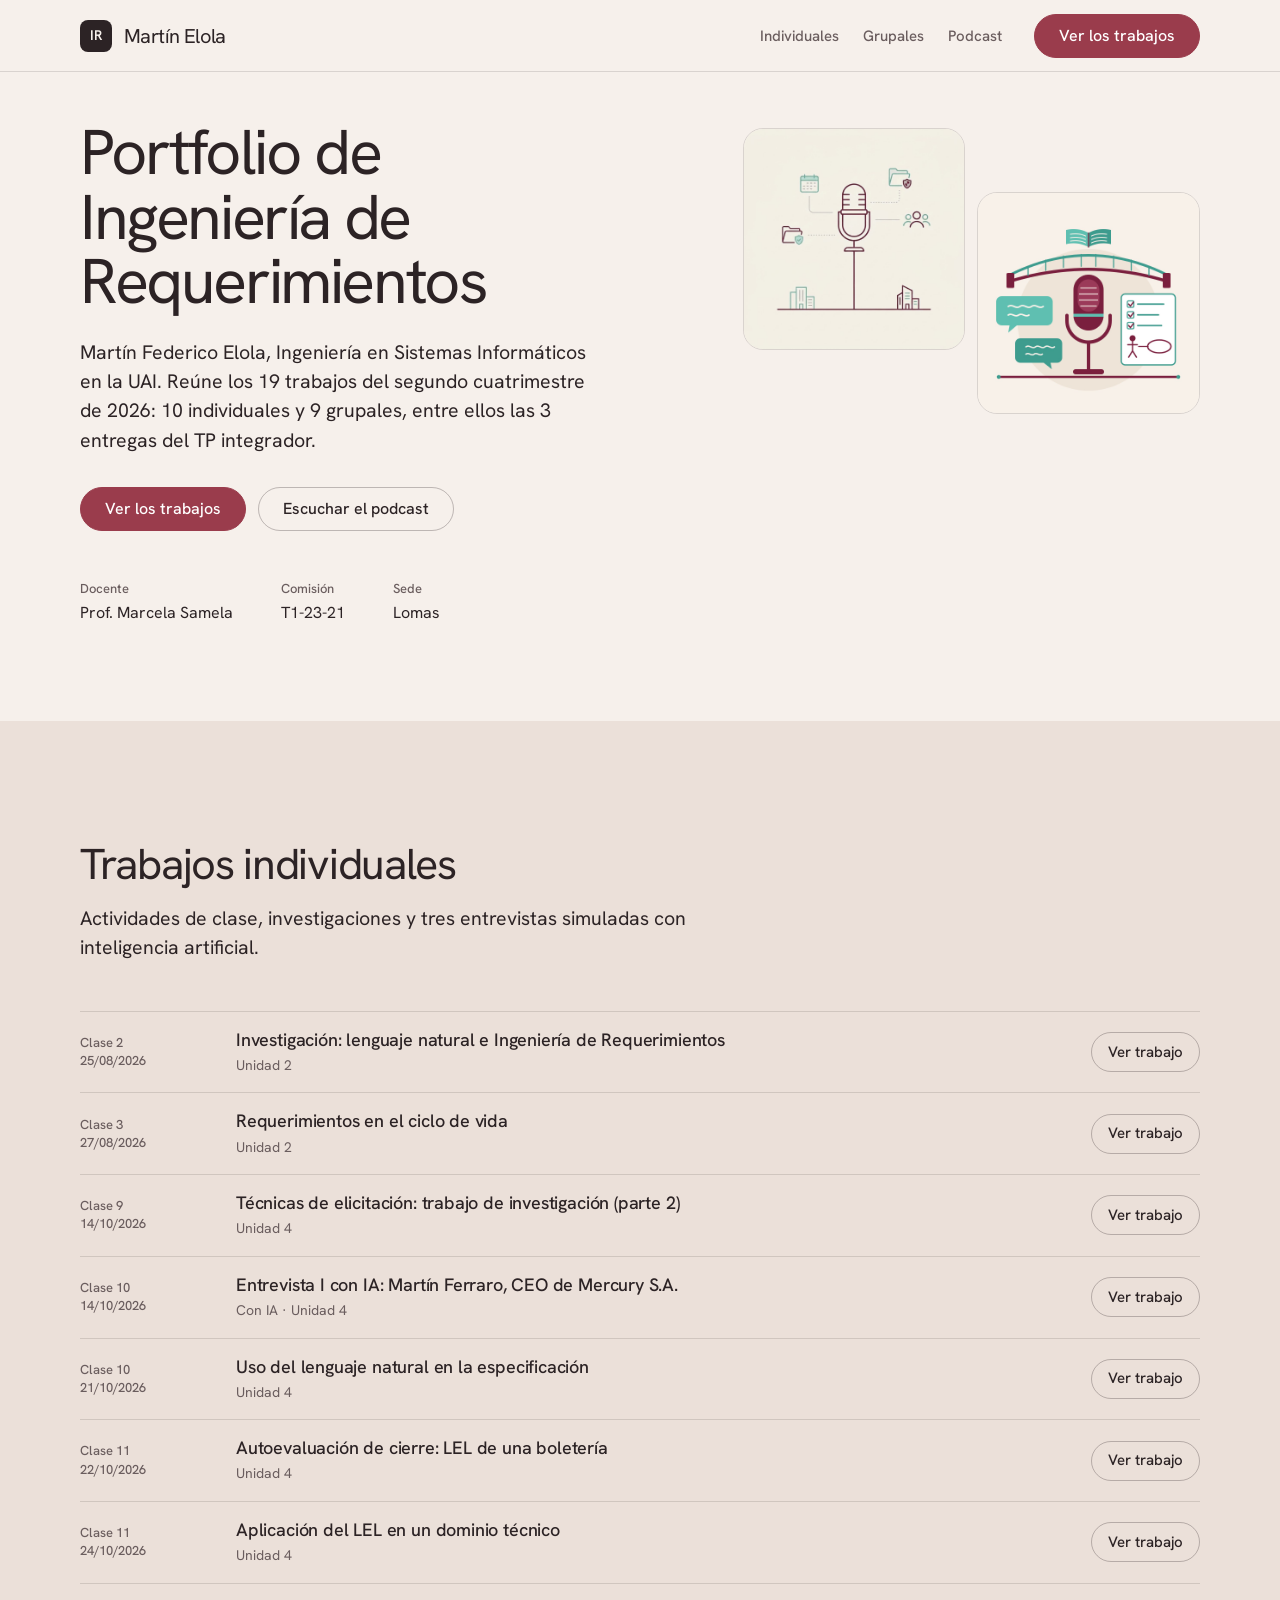
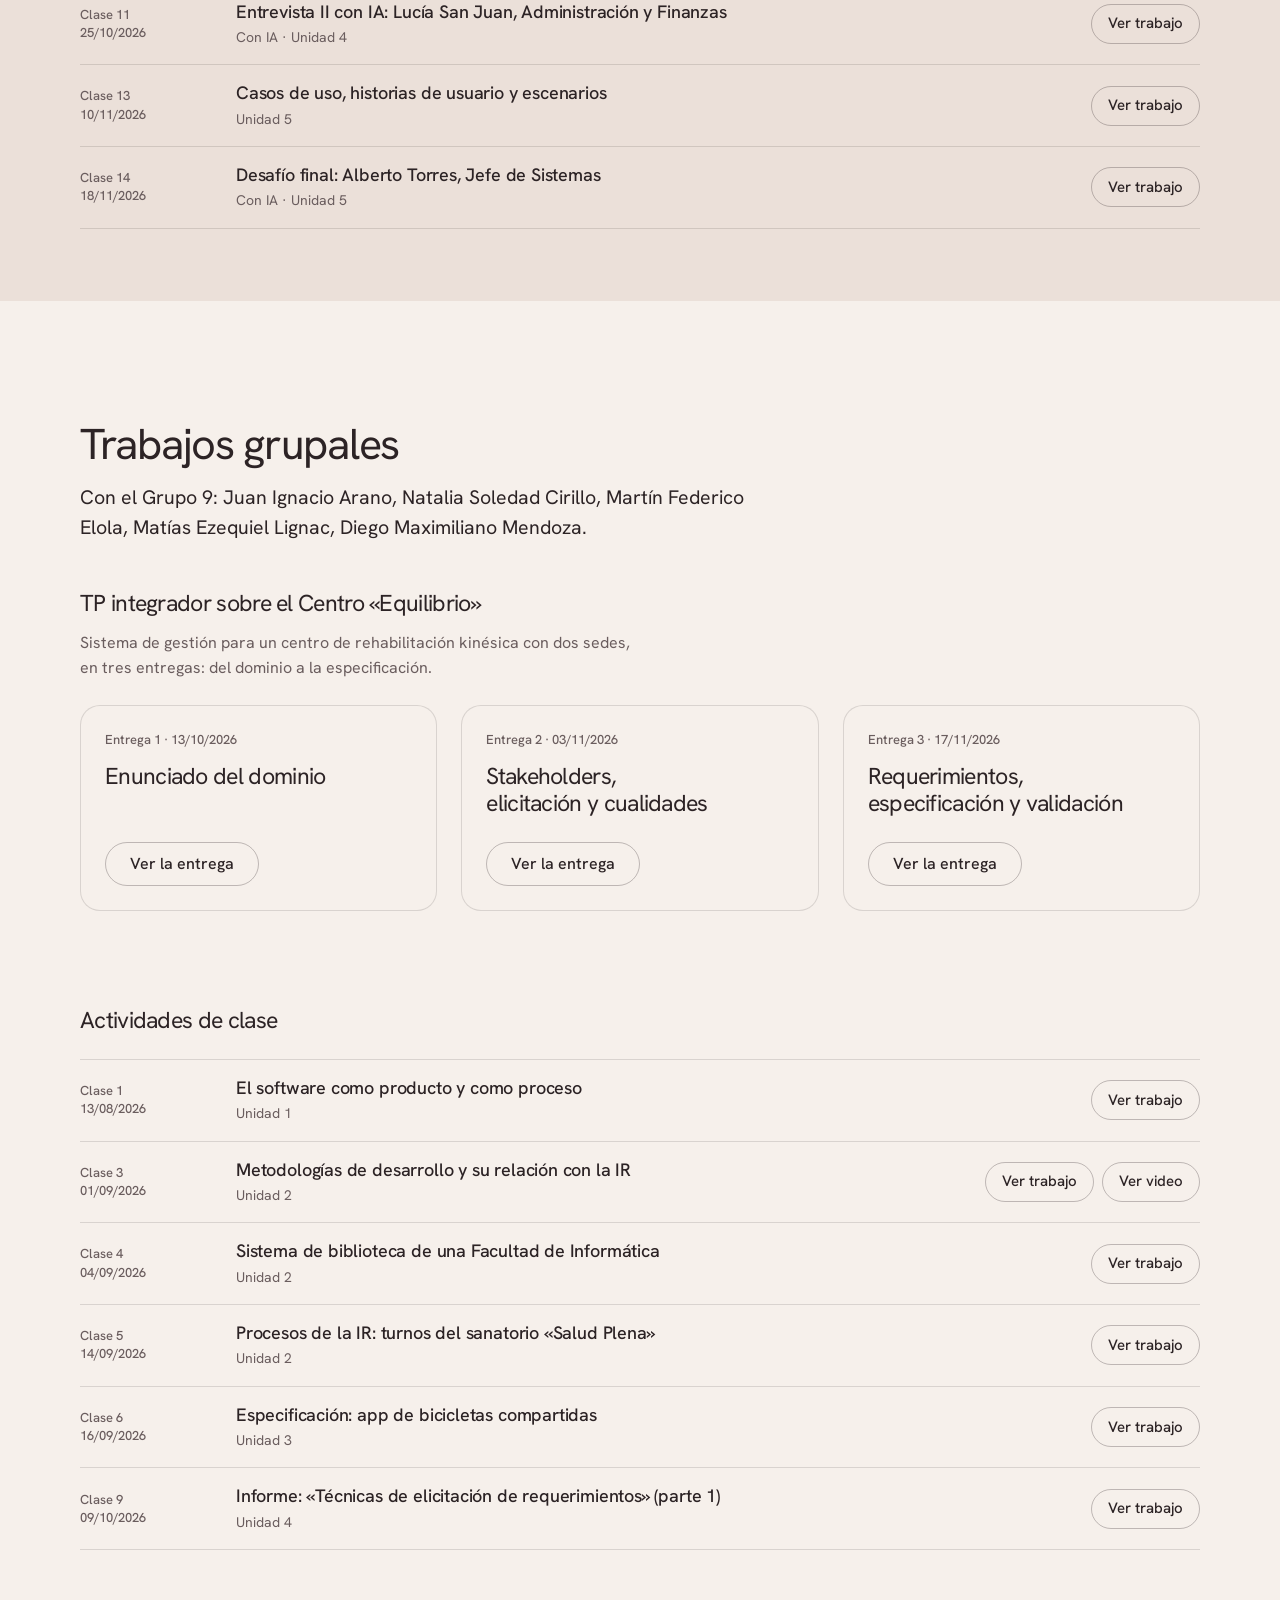
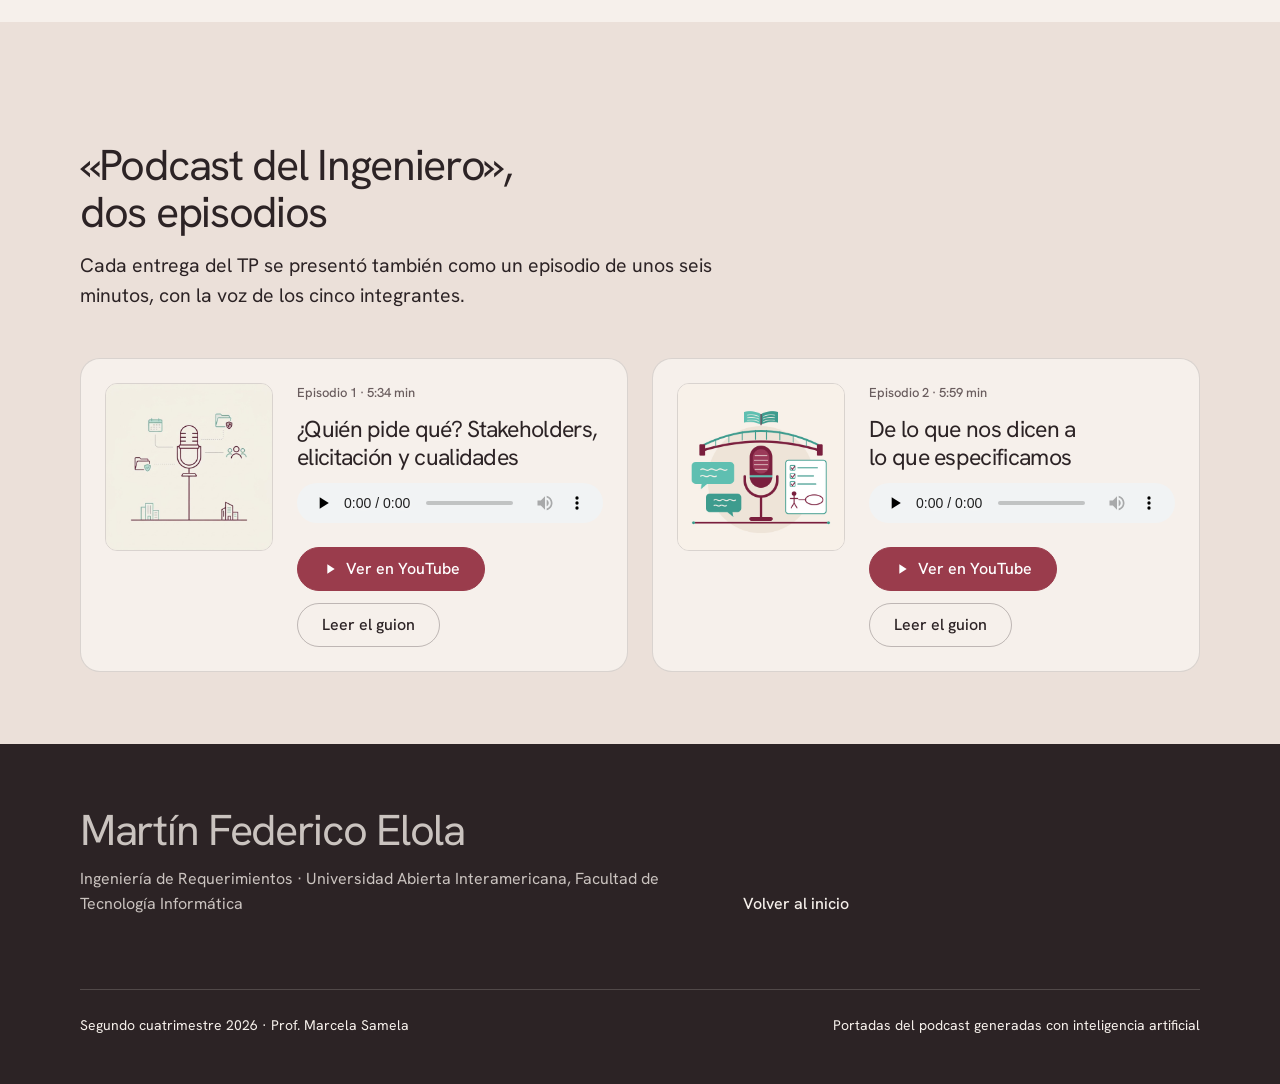
<file: index.html>
<!doctype html>
<html lang="es" data-type="service" data-radius="soft" data-buttons="pill">
<head>
  <meta charset="utf-8">
  <meta name="viewport" content="width=device-width, initial-scale=1, viewport-fit=cover">
  <meta name="page-type" content="service">
  <meta name="site-kind" content="other">
  <title>Martín Elola: portfolio de Ingeniería de Requerimientos, UAI 2026</title>
  <meta name="description" content="Trabajos individuales y grupales de la cursada de Ingeniería de Requerimientos en la UAI, con el TP integrador y sus dos episodios de podcast.">
  <meta name="theme-color" content="#f6f0eb">
  <meta property="og:type" content="website">
  <meta property="og:title" content="Martín Elola: portfolio de Ingeniería de Requerimientos">
  <meta property="og:description" content="19 trabajos de la cursada 2026: actividades, investigaciones, entrevistas con IA y el TP integrador «Podcast del Ingeniero».">
  <meta property="og:image" content="assets/img/portada-ep2.jpg">
  <meta name="twitter:card" content="summary_large_image">
  <link rel="icon" href="data:image/svg+xml,%3Csvg xmlns='http://www.w3.org/2000/svg' viewBox='0 0 32 32'%3E%3Crect width='32' height='32' rx='8' fill='%232c2325'/%3E%3Ctext x='16' y='21' font-family='sans-serif' font-size='13' font-weight='600' text-anchor='middle' fill='%23f6f0eb'%3EIR%3C/text%3E%3C/svg%3E">
  <link rel="preconnect" href="https://fonts.googleapis.com">
  <link rel="preconnect" href="https://fonts.gstatic.com" crossorigin>
  <link href="https://fonts.googleapis.com/css2?family=Hanken+Grotesk:wght@400;500;600&display=swap" rel="stylesheet">
  <link rel="stylesheet" href="assets/css/styles.css?v=7">
  <script>document.documentElement.classList.add("m-enter")</script>
</head>
<body>
<header class="nav">
  <div class="wrap">
    <a class="skip-link" href="#top">Saltar al contenido</a>
    <a class="logo" href="#top" aria-label="Inicio"><span class="mark--initial">IR</span><span class="name-full">Martín Elola</span></a>
    <ul class="nav__links">
      <li><a href="#individuales">Individuales</a></li>
      <li><a href="#grupales">Grupales</a></li>
      <li><a href="#podcast">Podcast</a></li>
    </ul>
    <a class="btn btn--primary" href="#individuales">Ver los trabajos</a>
  </div>
</header>

<main id="top">
  <section class="hero">
    <div class="wrap">
      <div data-enter>
        <h1>Portfolio de Ingeniería de Requerimientos</h1>
        <p class="hero__lead">Martín Federico Elola, Ingeniería en Sistemas Informáticos en la UAI. Reúne los 19 trabajos del segundo cuatrimestre de 2026: 10 individuales y 9 grupales, entre ellos las 3 entregas del TP integrador.</p>
        <div class="btn-row">
          <a class="btn btn--primary" href="#individuales">Ver los trabajos</a>
          <a class="btn btn--secondary" href="#podcast">Escuchar el podcast</a>
        </div>
        <dl class="facts">
          <div><dt>Docente</dt><dd>Prof. Marcela Samela</dd></div>
          <div><dt>Comisión</dt><dd>T1-23-21</dd></div>
          <div><dt>Sede</dt><dd>Lomas</dd></div>
        </dl>
      </div>
      <div class="hero__art">
        <img src="assets/img/portada-ep1.jpg" alt="Portada del Episodio 1 del «Podcast del Ingeniero»: un micrófono con íconos de agenda, historia clínica y dos sedes" width="1024" height="1024">
        <img src="assets/img/portada-ep2.jpg" alt="Portada del Episodio 2: un micrófono entre globos de diálogo y una hoja de requerimientos tildados" width="1024" height="1024">
      </div>
    </div>
  </section>

  <section id="individuales" class="alt">
    <div class="wrap">
      <div class="head">
        <h2 class="h2">Trabajos individuales</h2>
        <p class="sub">Actividades de clase, investigaciones y tres entrevistas simuladas con inteligencia artificial.</p>
      </div>
      <ol class="rows" id="lista-ind"></ol>
    </div>
  </section>

  <section id="grupales">
    <div class="wrap">
      <div class="head">
        <h2 class="h2">Trabajos grupales</h2>
        <p class="sub" id="team"></p>
      </div>
      <div class="block">
        <h3 class="h3">TP integrador sobre el Centro «Equilibrio»</h3>
        <p class="block__sub">Sistema de gestión para un centro de rehabilitación kinésica con dos sedes, en tres entregas: del dominio a la especificación.</p>
        <div class="cards cards--3" id="entregas"></div>
      </div>
      <div class="block">
        <h3 class="h3">Actividades de clase</h3>
        <ol class="rows" id="lista-grp"></ol>
      </div>
    </div>
  </section>

  <section id="podcast" class="alt">
    <div class="wrap">
      <div class="head">
        <h2 class="h2">«Podcast del Ingeniero», dos episodios</h2>
        <p class="sub">Cada entrega del TP se presentó también como un episodio de unos seis minutos, con la voz de los cinco integrantes.</p>
      </div>
      <div class="cards cards--2" id="episodios"></div>
    </div>
  </section>
</main>

<footer class="closing">
  <div class="wrap">
    <div>
      <p class="name">Martín Federico Elola</p>
      <p style="margin-top: var(--s-3)">Ingeniería de Requerimientos · Universidad Abierta Interamericana, Facultad de Tecnología Informática</p>
    </div>
    <div class="btn-row" style="justify-content: flex-start">
      <a class="link" href="#top">Volver al inicio</a>
    </div>
    <div class="legal"><span>Segundo cuatrimestre 2026 · Prof. Marcela Samela</span><span>Portadas del podcast generadas con inteligencia artificial</span></div>
  </div>
</footer>

<script src="assets/js/data.js?v=7"></script>
<script src="assets/js/app.js?v=7"></script>
</body>
</html>
</file>
<file: assets/css/styles.css>
/* Sistema único (reglas de tasteskill: un ground neutro, un acento, una familia, escala de 4/8) */
:root {
  --p-bg: #f6f0eb;
  --p-surface: #ebe0d9;
  --p-ink: #2c2325;
  --p-muted: #6a5d5e;
  --p-accent: #9a3c4c;
  --p-accent-ink: #ffffff;
  --line: color-mix(in srgb, var(--p-ink) 14%, transparent);
  --line-strong: color-mix(in srgb, var(--p-ink) 28%, transparent);
  --font: "Hanken Grotesk", ui-sans-serif, sans-serif;
  --track-xl: -0.038em;
  --track: -0.03em;
  /* espaciado */
  --s-1: 4px; --s-2: 8px; --s-3: 12px; --s-4: 16px; --s-5: 24px; --s-6: 32px; --s-7: 48px; --s-8: 64px; --s-9: 96px; --s-10: 128px;
  /* ritmo */
  --nav: 72px; --padt: 120px; --padb: 72px; --gut: 80px;
  /* tipo */
  --t-h1: clamp(38px, 2.6vw + 30px, 72px);
  --t-h2: clamp(30px, 1.5vw + 24px, 48px);
  --t-h3: clamp(20px, .4vw + 18px, 24px);
  --t-lead: clamp(18px, .2vw + 17px, 20px);
  --t-body: 16px; --t-small: 14px; --t-label: 13px;
  /* radios (soft) */
  --r-lg: 20px; --r-md: 12px; --r-sm: 8px; --r-btn: 999px;
  --btn-h: 44px;
  /* movimiento */
  --ease: cubic-bezier(.2, .8, .2, 1);
  --ease-enter: cubic-bezier(.22, 1, .36, 1);
  --m-in: 150ms; --m-out: 120ms; --m-press: 90ms;
}
@media (max-width: 1023px) { :root { --gut: 48px; } }
@media (max-width: 639px) { :root { --nav: 56px; --padt: 96px; --padb: 48px; --gut: 24px; } }

*, *::before, *::after { box-sizing: border-box; }
html, body { margin: 0; }
html { scroll-padding-top: var(--nav); }
body {
  background: var(--p-bg); color: var(--p-ink);
  font: 400 var(--t-body)/1.6 var(--font); -webkit-font-smoothing: antialiased; text-rendering: optimizeLegibility;
}
h1, h2, h3 { margin: 0; font-weight: 400; hyphens: manual; text-wrap: balance; }
p { margin: 0; }
a { color: inherit; }
img { max-width: 100%; display: block; }
::selection { background: var(--p-accent); color: var(--p-accent-ink); }
:focus-visible { outline: 2px solid var(--p-accent); outline-offset: 2px; }
.muted { color: var(--p-muted); }
.wrap { width: min(100% - 2 * var(--gut), 1280px); margin-inline: auto; }

/* salto al contenido */
.skip-link { position: absolute; left: var(--gut); top: -100px; z-index: 20; background: var(--p-ink); color: var(--p-bg); padding: var(--s-2) var(--s-4); border-radius: var(--r-sm); text-decoration: none; font-weight: 500; }
.skip-link:focus { top: var(--s-3); }

/* ---------- nav fija ---------- */
.nav { position: fixed; inset: 0 0 auto; height: var(--nav); background: var(--p-bg); border-bottom: 1px solid var(--line); z-index: 10; }
.nav .wrap { height: 100%; display: flex; align-items: center; gap: var(--s-6); }
.logo { display: flex; align-items: center; gap: var(--s-3); text-decoration: none; font-size: 20px; letter-spacing: var(--track); white-space: nowrap; }
.mark--initial { width: 32px; height: 32px; border-radius: var(--r-sm); background: var(--p-ink); color: var(--p-bg); display: grid; place-items: center; font-weight: 600; font-size: 14px; letter-spacing: 0; }
.nav__links { display: flex; gap: var(--s-5); margin-left: auto; list-style: none; padding: 0; margin-block: 0; }
.nav__links a { font-size: 15px; font-weight: 500; text-decoration: none; white-space: nowrap; color: var(--p-muted); position: relative; padding-block: var(--s-2); }
.nav__links a::after { content: ""; position: absolute; left: 0; right: 0; bottom: 2px; height: 1px; background: var(--p-ink); transform: scaleX(0); transform-origin: right; transition: transform var(--m-out) var(--ease); }
.nav__links a:hover { color: var(--p-ink); }
.nav__links a:hover::after { transform: scaleX(1); transform-origin: left; transition-duration: var(--m-in); }

/* ---------- botones: un par ---------- */
.btn { display: inline-flex; align-items: center; justify-content: center; gap: var(--s-2); height: var(--btn-h); padding: 0 var(--s-5); border-radius: var(--r-btn); font: 500 16px/1 var(--font); text-decoration: none; white-space: nowrap; cursor: pointer; transition: transform var(--m-out) var(--ease), background-color var(--m-out) var(--ease), border-color var(--m-out) var(--ease); }
.btn--primary { background: var(--p-accent); color: var(--p-accent-ink); border: 1px solid var(--p-accent); }
.btn--secondary { background: transparent; color: var(--p-ink); border: 1px solid var(--line-strong); }
@media (hover: hover) and (pointer: fine) {
  .btn:hover { transform: translateY(-1px); transition-duration: var(--m-in); }
  .btn--primary:hover { background: color-mix(in srgb, var(--p-accent) 86%, var(--p-ink)); }
  .btn--secondary:hover { background: color-mix(in srgb, var(--p-ink) 5%, transparent); border-color: var(--p-ink); }
}
.btn:active { transform: translateY(1px) scale(.985); transition-duration: var(--m-press); }
.btn svg { width: 16px; height: 16px; flex: none; }
.btn-row { display: flex; flex-wrap: wrap; gap: var(--s-3); }
.link { text-decoration: none; background: linear-gradient(var(--p-ink), var(--p-ink)) 0 100% / 0 1px no-repeat, linear-gradient(var(--line-strong), var(--line-strong)) 0 100% / 100% 1px no-repeat; transition: background-size var(--m-out) var(--ease); font-weight: 500; }
.link:hover { background-size: 100% 1px, 100% 1px; transition-duration: var(--m-in); }

/* ---------- secciones ---------- */
main > section { padding: var(--padt) 0 var(--padb); }
main > section + section { border-top: 0; }
.alt { background: var(--p-surface); }
.h2 { font-size: var(--t-h2); line-height: 1.08; letter-spacing: var(--track); max-width: 26ch; }
.sub { font-size: var(--t-lead); line-height: 1.5; max-width: 62ch; margin-top: var(--s-4); }
.head { margin-bottom: var(--s-7); }
.label { font-size: var(--t-label); font-weight: 500; color: var(--p-muted); }

/* ---------- hero ---------- */
.hero { display: flex; align-items: flex-start; padding: calc(var(--nav) + var(--s-7)) 0 var(--s-9); }
.hero .wrap { display: grid; grid-template-columns: 7fr 5fr; gap: var(--s-5); align-items: start; }
.hero h1 { font-size: var(--t-h1); line-height: 1.02; letter-spacing: var(--track-xl); max-width: 14ch; }
.hero__lead { font-size: var(--t-lead); line-height: 1.5; max-width: 46ch; margin-top: var(--s-5); }
.hero .btn-row { margin-top: var(--s-6); }
.facts { display: grid; grid-template-columns: repeat(3, auto); justify-content: start; gap: var(--s-2) var(--s-7); margin: var(--s-7) 0 0; }
.facts dt { font-size: var(--t-label); font-weight: 500; color: var(--p-muted); }
.facts dd { margin: 0; font-size: var(--t-body); }
.hero__art { display: grid; grid-template-columns: 1fr 1fr; gap: var(--s-3); padding-top: var(--s-2); align-items: start; }
.hero__art img { width: 100%; height: auto; aspect-ratio: 1; object-fit: cover; border-radius: var(--r-lg); border: 1px solid var(--line); }
.hero__art img:nth-child(2) { margin-top: var(--s-8); }

/* ---------- tarjetas ---------- */
.cards { display: grid; gap: var(--s-5); }
.cards--3 { grid-template-columns: repeat(3, 1fr); }
.cards--2 { grid-template-columns: repeat(2, 1fr); }
.card { background: var(--p-bg); border: 1px solid var(--line); border-radius: var(--r-lg); padding: var(--s-5); display: flex; flex-direction: column; gap: var(--s-3); transition: transform 120ms var(--ease), border-color 120ms var(--ease); }
.alt .card { background: var(--p-bg); }
.card h3 { font-size: var(--t-h3); line-height: 1.2; letter-spacing: var(--track); }
.card .btn-row { margin-top: auto; padding-top: var(--s-3); }
@media (hover: hover) and (pointer: fine) { .card:hover { transform: translateY(-2px); border-color: var(--line-strong); transition-duration: 180ms; } }
.h3 { font-size: var(--t-h3); line-height: 1.2; letter-spacing: var(--track); }
.block + .block { margin-top: var(--s-9); }
.block .h3 { margin-bottom: var(--s-5); }
.block__sub { color: var(--p-muted); max-width: 62ch; margin: calc(var(--s-3) * -1) 0 var(--s-5); }

/* podcast */
.ep { flex-direction: row; gap: var(--s-5); align-items: flex-start; }
.ep img { width: 168px; height: auto; aspect-ratio: 1; border-radius: var(--r-md); border: 1px solid var(--line); flex: none; }
.ep__body { display: flex; flex-direction: column; gap: var(--s-3); min-width: 0; flex: 1; align-self: stretch; }
.ep audio { width: 100%; height: 40px; }

/* ---------- lista de actividades ---------- */
.rows { list-style: none; margin: 0; padding: 0; border-top: 1px solid var(--line); }
.row { display: grid; grid-template-columns: 132px 1fr auto; gap: var(--s-5); align-items: center; padding: var(--s-4) 0; border-bottom: 1px solid var(--line); }
.row__when { font-size: var(--t-label); font-weight: 500; color: var(--p-muted); line-height: 1.4; }
.row__title { font-size: 18px; line-height: 1.35; font-weight: 500; letter-spacing: -0.01em; }
.row__meta { font-size: var(--t-small); color: var(--p-muted); margin-top: 2px; }
.row__acts { display: flex; gap: var(--s-2); }
.row .btn { height: 40px; padding: 0 var(--s-4); font-size: 15px; }

/* ---------- footer ---------- */
.closing { background: var(--p-ink); color: var(--p-bg); padding: var(--s-8) 0 var(--s-7); }
.closing .wrap { display: grid; grid-template-columns: 7fr 5fr; gap: var(--s-5); align-items: end; }
.closing .name { font-size: var(--t-h2); line-height: 1.05; letter-spacing: var(--track); }
.closing p { color: color-mix(in srgb, var(--p-bg) 78%, var(--p-ink)); }
.closing .legal { grid-column: 1 / -1; margin-top: var(--s-7); padding-top: var(--s-5); border-top: 1px solid color-mix(in srgb, var(--p-bg) 18%, transparent); font-size: var(--t-small); display: flex; justify-content: space-between; gap: var(--s-4); flex-wrap: wrap; }
.closing a { color: var(--p-bg); }

/* ---------- entrada del hero (una vez) ---------- */
@media (prefers-reduced-motion: no-preference) {
  .m-enter [data-enter] > * { opacity: 0; transform: translateY(12px); animation: enter 520ms var(--ease-enter) forwards; }
  .m-enter [data-enter] > :nth-child(1) { animation-duration: 700ms; transform: translateY(28px); }
  .m-enter [data-enter] > :nth-child(2) { animation-delay: 360ms; }
  .m-enter [data-enter] > :nth-child(3) { animation-delay: 420ms; }
  .m-enter [data-enter] > :nth-child(4) { animation-delay: 480ms; }
  .m-enter .hero__art { opacity: 0; transform: scale(.98); animation: enter 900ms var(--ease-enter) 200ms forwards; }
  @keyframes enter { to { opacity: 1; transform: none; } }
}

/* ---------- responsive ---------- */
@media (max-width: 1023px) {
  .nav__links { display: none; }
  .nav .btn { margin-left: auto; }
  .hero .wrap { grid-template-columns: 1fr; }
  .hero__art { max-width: 520px; }
  .hero__art img:nth-child(2) { margin-top: 0; }
  .cards--3, .cards--2 { grid-template-columns: 1fr; }
  .closing .wrap { grid-template-columns: 1fr; }
}
@media (max-width: 639px) {
  .logo span.name-full { display: none; }
  .hero { min-height: auto; }
  .hero .btn-row .btn { flex: 1 1 100%; }
  .facts { grid-template-columns: 1fr 1fr; gap: var(--s-3) var(--s-5); }
  .ep { flex-direction: column; }
  .ep img { width: 100%; }
  .row { grid-template-columns: 1fr; gap: var(--s-2); }
  .row__acts .btn { flex: 1; }
}
</file>
